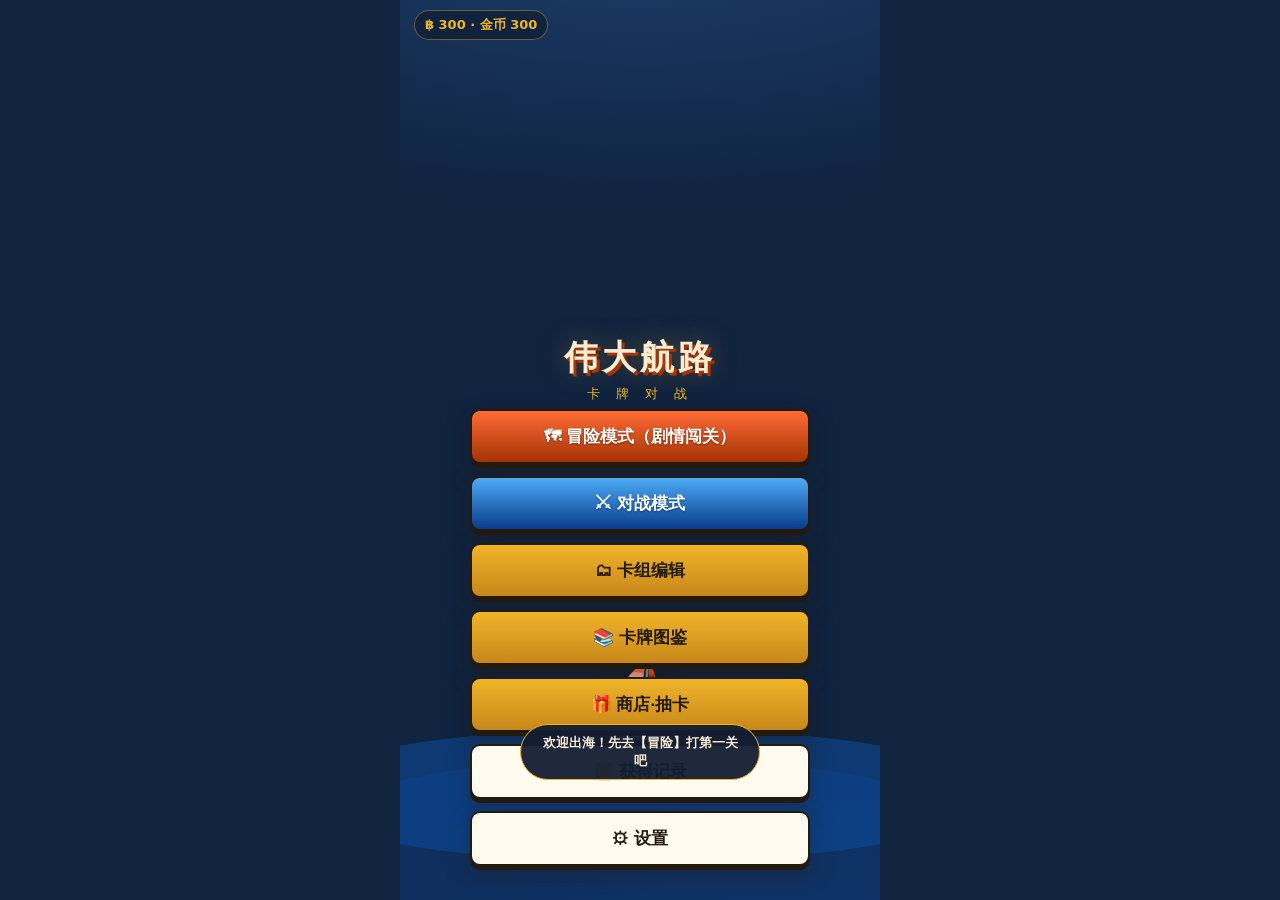
<file: index.html>
<!DOCTYPE html>
<html lang="zh-CN">
<head>
<meta charset="UTF-8">
<meta name="viewport" content="width=device-width, initial-scale=1.0, viewport-fit=cover, user-scalable=no">
<meta name="apple-mobile-web-app-capable" content="yes">
<meta name="apple-mobile-web-app-status-bar-style" content="black-translucent">
<meta name="theme-color" content="#10233f">
<title>海贼王·伟大航路卡牌对战</title>
<link rel="stylesheet" href="css/style.css">
</head>
<body>
<div id="app">

  <!-- ========== 主菜单 ========== -->
  <section class="screen active" id="screen-home">
    <div class="home-sky">
      <div class="home-wave w2"></div>
      <div class="home-wave w1"></div>
      <div class="home-ship">⛵</div>
    </div>
    <div class="home-gold" id="home-gold">฿ 0 · 金币 0</div>
    <div class="home-title">
      <div class="zh">伟大航路</div>
      <div class="sub">卡 牌 对 战</div>
    </div>
    <div class="home-menu">
      <button class="btn red" id="btn-resume" style="display:none">⏵ 继续中断的战斗</button>
      <button class="btn red" id="nav-adventure">🗺 冒险模式（剧情闯关）</button>
      <button class="btn blue" id="nav-versus">⚔ 对战模式</button>
      <button class="btn" id="nav-deck">🗂 卡组编辑</button>
      <button class="btn" id="nav-collection">📚 卡牌图鉴</button>
      <button class="btn" id="nav-shop">🎁 商店·抽卡</button>
      <button class="btn ghost" id="nav-ledger">📒 获得记录</button>
      <button class="btn ghost" id="nav-settings">⚙ 设置</button>
    </div>
  </section>

  <!-- ========== 冝险模式章节 ========== -->
  <section class="screen" id="screen-adventure">
    <div class="topbar"><button class="back back-home">‹</button><h1>冒险模式 · 剧情闯关</h1><span style="width:30px"></span></div>
    <div class="scroller" id="chapter-list"></div>
  </section>

  <!-- ========== 对战模式 ========== -->
  <section class="screen" id="screen-versus">
    <div class="topbar"><button class="back back-home">‹</button><h1>对战模式</h1><span style="width:30px"></span></div>
    <div class="scroller" style="display:flex;flex-direction:column;justify-content:center;gap:14px;padding:24px">
      <div class="gacha-panel" style="text-align:center">
        <h3>⚔ 挑战 AI 对手</h3>
        <p style="font-size:12.5px;color:#6b5233;margin:8px 0 12px">用自己的卡组对战 AI，验证强度、赢取金币。难度越高奖励越多。</p>
        <div style="display:flex;flex-direction:column;gap:10px">
          <button class="btn blue" id="vs-easy">🌊 简单（敌方 HP70 · 强度 80%）</button>
          <button class="btn red" id="vs-normal">🔥 普通（敌方 HP100 · 强度 100%）</button>
          <button class="btn" id="vs-hard">🌋 困难（敌方 HP130 · 强度 120%）</button>
        </div>
      </div>
    </div>
  </section>

  <!-- ========== 战斗 ========== -->
  <section class="screen" id="screen-battle">
    <div class="b-top">
      <button class="back" id="btn-flee" style="color:#ff8787">‹</button>
      <div class="stage-name" id="b-stage-name">战斗</div>
      <div class="wave-tag" id="b-wave-tag"></div>
       </div>
    <div class="hp-bar-wrap">
      <div class="hp-bar enemy" id="hp-e"><div class="hp-label"><span>敌方</span><span></span></div><div class="hp-track"><div class="hp-fill"></div></div></div>
      <div class="hp-bar" id="hp-p"><div class="hp-label"><span>我方</span><span></span></div><div class="hp-track"><div class="hp-fill"></div></div></div>
    </div>
    <div class="battle-field">
      <div class="field-label">敌方场上</div>
      <div class="unit-grid" id="field-e"></div>
      <div class="field-label" style="margin-top:10px">我方场上</div>
      <div class="unit-grid" id="field-p"></div>
    </div>
    <div class="b-log" id="b-log"></div>
    <div class="hand-wrap">
      <div class="hand-scroll" id="hand"></div>
    </div>
    <div class="b-bottom">
      <div class="energy-orbs" id="energy"></div>
      <button class="btn red turn-btn" id="turn-btn">结束回合 ▶</button>
    </div>
  </section>

  <!-- ========== 卡组编辑 ========== -->
  <section class="screen" id="screen-deck">
    <div class="topbar"><button class="back back-home">‹</button><h1>卡组编辑</h1><span style="width:30px"></span></div>
    <div class="scroller">
      <div class="deck-stats" id="deck-stats"></div>
      <div class="deck-list" id="deck-list"></div>
      <div class="field-label" style="color:#cfe3ff;margin:14px 0 6px">点击加入卡组（同名卡最多 3 张，上限 15 张）</div>
      <div class="deck-add-grid" id="deck-add"></div>
    </div>
  </section>

  <!-- ========== 图鉴 ========== -->
  <section class="screen" id="screen-collection">
    <div class="topbar"><button class="back back-home">‹</button><h1 id="col-count">卡牌图鉴</h1><span style="width:30px"></span></div>
    <div class="filter-bar" id="col-filter"></div>
    <div class="scroller" style="padding:0"><div class="collection-grid" id="col-grid"></div></div>
  </section>

  <!-- ========== 商店 ========== -->
  <section class="screen" id="screen-shop">
    <div class="topbar"><button class="back back-home">‹</button><h1>商店·抽卡</h1><span style="width:30px"></span></div>
    <div class="scroller">
      <div style="color:var(--gold);font-weight:800;font-size:14px;margin-bottom:10px" id="shop-gold"></div>
      <div class="gacha-panel">
        <h3>🎁 普通召唤</h3>
        <div class="rates">N 50% · R 32% · SR 14% · SSR 3.5% · SSS 0.5%<br>40 次未出 SSR 以上必出 SSR（保底）</div>
        <button class="btn blue" id="gacha-basic">召唤 ×1（200 金币）</button>
      </div>
      <div class="gacha-panel">
        <h3>💎 高级召唤</h3>
        <div class="rates">N 28% · R 36% · SR 24% · SSR 10% · SSS 2%<br>40 次未出 SSR 以上必出 SSR（保底）</div>
        <button class="btn red" id="gacha-premium">召唤 ×1（520 金币）</button>
      </div>
      <p style="font-size:11px;color:#9db8dd;line-height:1.7">SSS 卡主要获取途径：冒险模式满血/满积分通关。抽卡不出 luffy_gear5（终局奖励卡）。</p>
    </div>
  </section>

  <!-- ========== 台账 ========== -->
  <section class="screen" id="screen-ledger">
    <div class="topbar"><button class="back back-home">‹</button><h1>获得记录（台账）</h1><span style="width:30px"></span></div>
    <div class="scroller" id="ledger-list"></div>
  </section>

  <!-- ========== 设置 ========== -->
  <section class="screen" id="screen-settings">
    <div class="topbar"><button class="back back-home">‹</button><h1>设置</h1><span style="width:30px"></span></div>
    <div class="scroller">
      <div class="gacha-panel">
        <h3>💾 存档备份</h3>
        <p style="font-size:12px;color:#6b5233;margin:6px 0 10px">导出存档代码保存到备忘录/微信文件传输助手，换手机或清缓存后可导入恢复。</p>
        <div style="display:flex;gap:10px;flex-wrap:wrap">
          <button class="btn blue small" id="btn-export">导出存档</button>
          <button class="btn small" id="btn-import">导入存档</button>
          <button class="btn red small" id="btn-reset">重置进度</button>
        </div>
        <textarea class="io-area" id="io-area" placeholder="存档代码会出现在这里；导入时粘贴到这里"></textarea>
      </div>
      <div class="about-box">
        <p><b>关于本作</b></p>
        <p>海贼王主题同人卡牌对战游戏（非商业学习项目）。玩法参考经典卡牌对战：召唤伙伴、装备武器、发动技能、按剧情章节闯关。全部数据保存在手机本地浏览器。</p>
        <p style="margin-top:8px"><b>数据说明</b></p>
        <p>进度/收藏保存在 localStorage；战斗中断自动保存，刷新后可恢复；主存档每次写入前自动备份，损坏自动回滚。</p>
      </div>
    </div>
  </section>

  <!-- 通用弹层 -->
  <div class="modal-mask" id="modal"></div>
  <div id="toast"></div>
</div>
<script src="js/data/cards.js"></script>
    <script src="js/data/artmap.js"></script>
<script src="js/data/chapters.js"></script>
<script src="js/engine/engine.js"></script>
<script src="js/engine/ai.js"></script>
<script src="js/save.js"></script>
<script src="js/assets.js"></script>
<script src="js/ui.js"></script>
</body>
</html>
</file>
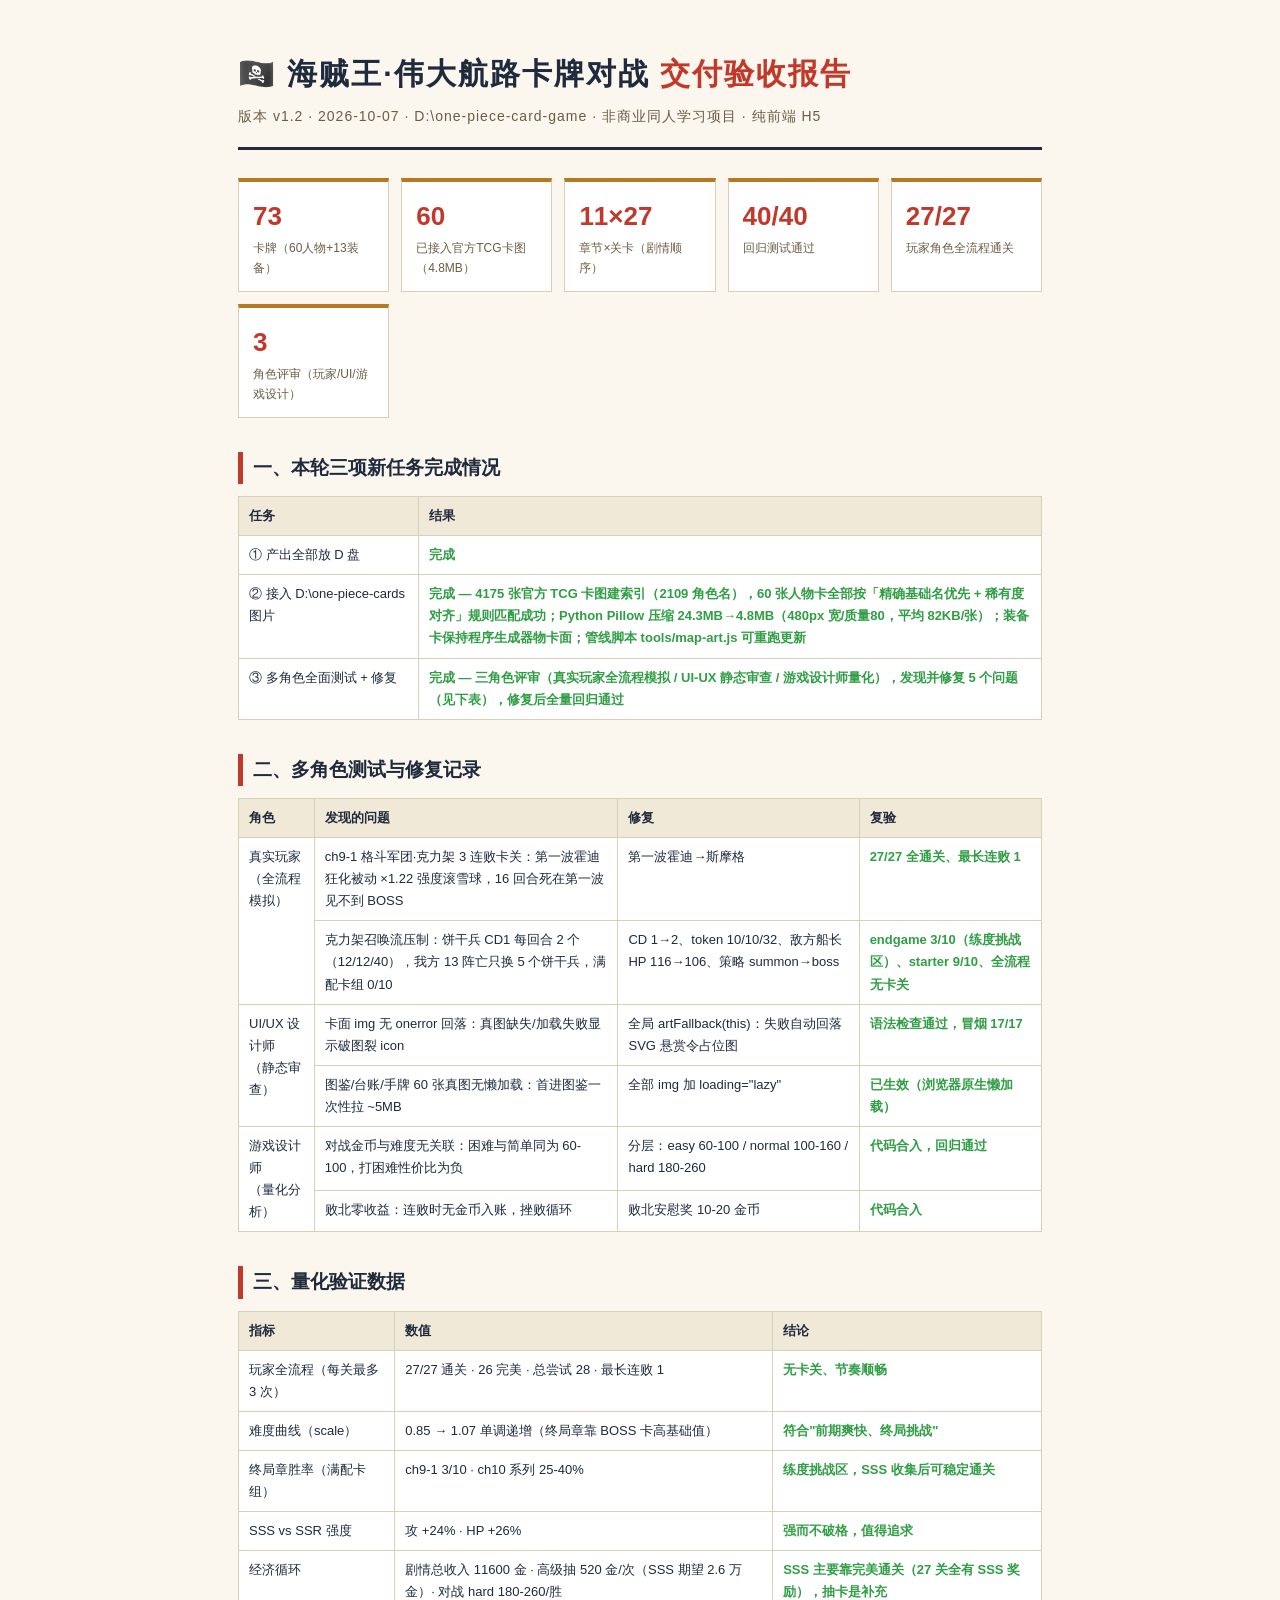
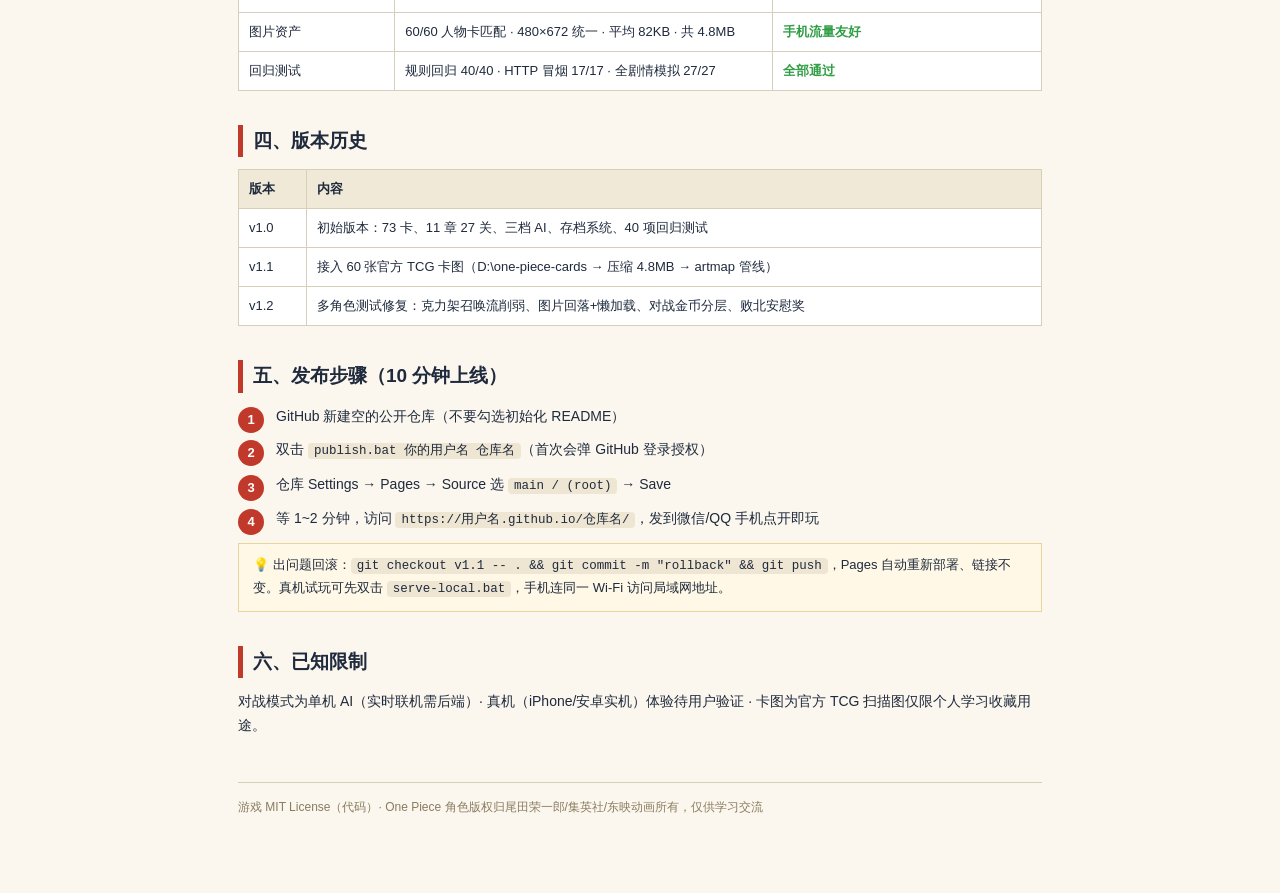
<file: DELIVERY-REPORT.html>
<!DOCTYPE html>
<html lang="zh-CN">
<head>
<meta charset="UTF-8">
<meta name="viewport" content="width=device-width, initial-scale=1.0">
<title>海贼王卡牌对战 · 交付验收报告 v1.2</title>
<style>
  :root { --ink:#1f2a3d; --paper:#fbf7ee; --line:#d8cfba; --red:#c0392b; --gold:#b7791f; --ok:#2f9e44; }
  * { margin:0; padding:0; box-sizing:border-box; }
  body { font-family:'Noto Sans SC','PingFang SC','Microsoft YaHei',sans-serif; background:var(--paper); color:var(--ink); line-height:1.7; }
  .page { max-width:860px; margin:0 auto; padding:48px 28px 80px; }
  header { border-bottom:3px solid var(--ink); padding-bottom:18px; margin-bottom:28px; }
  header h1 { font-size:30px; letter-spacing:2px; }
  header h1 span { color:var(--red); }
  header .sub { color:#6b5d45; font-size:14px; margin-top:6px; letter-spacing:1px; }
  h2 { font-size:19px; margin:34px 0 12px; padding-left:10px; border-left:5px solid var(--red); }
  p { margin:8px 0; font-size:14px; }
  table { width:100%; border-collapse:collapse; margin:12px 0; font-size:13px; background:#fff; }
  th, td { border:1px solid var(--line); padding:8px 10px; text-align:left; vertical-align:top; }
  th { background:#f0e9d8; font-weight:700; }
  code { background:#eee6d2; padding:1px 6px; border-radius:4px; font-size:12.5px; font-family:Consolas,monospace; }
  .ok { color:var(--ok); font-weight:700; }
  .gap { color:var(--red); font-weight:700; }
  .metrics { display:grid; grid-template-columns:repeat(auto-fit,minmax(150px,1fr)); gap:12px; margin:16px 0; }
  .metric { background:#fff; border:1.5px solid var(--line); border-top:4px solid var(--gold); padding:12px 14px; }
  .metric .v { font-size:26px; font-weight:900; color:var(--red); }
  .metric .k { font-size:12px; color:#6b5d45; }
  .note { background:#fff8e6; border:1px solid #e8d59a; padding:10px 14px; font-size:13px; margin:12px 0; }
  .steps { counter-reset:s; }
  .steps li { list-style:none; margin:10px 0; padding-left:38px; position:relative; font-size:14px; }
  .steps li::before { counter-increment:s; content:counter(s); position:absolute; left:0; top:2px; width:26px; height:26px; border-radius:50%; background:var(--red); color:#fff; font-weight:800; display:flex; align-items:center; justify-content:center; font-size:13px; }
  footer { margin-top:44px; padding-top:14px; border-top:1px solid var(--line); font-size:12px; color:#8a7c60; }
</style>
</head>
<body>
<div class="page">
  <header>
    <h1>🏴‍☠️ 海贼王·伟大航路卡牌对战 <span>交付验收报告</span></h1>
    <div class="sub">版本 v1.2 · 2026-10-07 · D:\one-piece-card-game · 非商业同人学习项目 · 纯前端 H5</div>
  </header>

  <div class="metrics">
    <div class="metric"><div class="v">73</div><div class="k">卡牌（60人物+13装备）</div></div>
    <div class="metric"><div class="v">60</div><div class="k">已接入官方TCG卡图（4.8MB）</div></div>
    <div class="metric"><div class="v">11×27</div><div class="k">章节×关卡（剧情顺序）</div></div>
    <div class="metric"><div class="v">40/40</div><div class="k">回归测试通过</div></div>
    <div class="metric"><div class="v">27/27</div><div class="k">玩家角色全流程通关</div></div>
    <div class="metric"><div class="v">3</div><div class="k">角色评审（玩家/UI/游戏设计）</div></div>
  </div>

  <h2>一、本轮三项新任务完成情况</h2>
  <table>
    <tr><th style="width:180px">任务</th><th>结果</th></tr>
    <tr><td>① 产出全部放 D 盘</td><td class="ok">完成</td></tr>
    <tr><td>② 接入 D:\one-piece-cards 图片</td><td class="ok">完成 — 4175 张官方 TCG 卡图建索引（2109 角色名），60 张人物卡全部按「精确基础名优先 + 稀有度对齐」规则匹配成功；Python Pillow 压缩 24.3MB→4.8MB（480px 宽/质量80，平均 82KB/张）；装备卡保持程序生成器物卡面；管线脚本 tools/map-art.js 可重跑更新</td></tr>
    <tr><td>③ 多角色全面测试 + 修复</td><td class="ok">完成 — 三角色评审（真实玩家全流程模拟 / UI-UX 静态审查 / 游戏设计师量化），发现并修复 5 个问题（见下表），修复后全量回归通过</td></tr>
  </table>

  <h2>二、多角色测试与修复记录</h2>
  <table>
    <tr><th>角色</th><th>发现的问题</th><th>修复</th><th>复验</th></tr>
    <tr><td rowspan="2">真实玩家<br>（全流程模拟）</td><td>ch9-1 格斗军团·克力架 3 连败卡关：第一波霍迪狂化被动 ×1.22 强度滚雪球，16 回合死在第一波见不到 BOSS</td><td>第一波霍迪→斯摩格</td><td class="ok">27/27 全通关、最长连败 1</td></tr>
    <tr><td>克力架召唤流压制：饼干兵 CD1 每回合 2 个（12/12/40），我方 13 阵亡只换 5 个饼干兵，满配卡组 0/10</td><td>CD 1→2、token 10/10/32、敌方船长 HP 116→106、策略 summon→boss</td><td class="ok">endgame 3/10（练度挑战区）、starter 9/10、全流程无卡关</td></tr>
    <tr><td rowspan="2">UI/UX 设计师<br>（静态审查）</td><td>卡面 img 无 onerror 回落：真图缺失/加载失败显示破图裂 icon</td><td>全局 artFallback(this)：失败自动回落 SVG 悬赏令占位图</td><td class="ok">语法检查通过，冒烟 17/17</td></tr>
    <tr><td>图鉴/台账/手牌 60 张真图无懒加载：首进图鉴一次性拉 ~5MB</td><td>全部 img 加 loading="lazy"</td><td class="ok">已生效（浏览器原生懒加载）</td></tr>
    <tr><td rowspan="2">游戏设计师<br>（量化分析）</td><td>对战金币与难度无关联：困难与简单同为 60-100，打困难性价比为负</td><td>分层：easy 60-100 / normal 100-160 / hard 180-260</td><td class="ok">代码合入，回归通过</td></tr>
    <tr><td>败北零收益：连败时无金币入账，挫败循环</td><td>败北安慰奖 10-20 金币</td><td class="ok">代码合入</td></tr>
  </table>

  <h2>三、量化验证数据</h2>
  <table>
    <tr><th>指标</th><th>数值</th><th>结论</th></tr>
    <tr><td>玩家全流程（每关最多 3 次）</td><td>27/27 通关 · 26 完美 · 总尝试 28 · 最长连败 1</td><td class="ok">无卡关、节奏顺畅</td></tr>
    <tr><td>难度曲线（scale）</td><td>0.85 → 1.07 单调递增（终局章靠 BOSS 卡高基础值）</td><td class="ok">符合"前期爽快、终局挑战"</td></tr>
    <tr><td>终局章胜率（满配卡组）</td><td>ch9-1 3/10 · ch10 系列 25-40%</td><td class="ok">练度挑战区，SSS 收集后可稳定通关</td></tr>
    <tr><td>SSS vs SSR 强度</td><td>攻 +24% · HP +26%</td><td class="ok">强而不破格，值得追求</td></tr>
    <tr><td>经济循环</td><td>剧情总收入 11600 金 · 高级抽 520 金/次（SSS 期望 2.6 万金）· 对战 hard 180-260/胜</td><td class="ok">SSS 主要靠完美通关（27 关全有 SSS 奖励），抽卡是补充</td></tr>
    <tr><td>图片资产</td><td>60/60 人物卡匹配 · 480×672 统一 · 平均 82KB · 共 4.8MB</td><td class="ok">手机流量友好</td></tr>
    <tr><td>回归测试</td><td>规则回归 40/40 · HTTP 冒烟 17/17 · 全剧情模拟 27/27</td><td class="ok">全部通过</td></tr>
  </table>

  <h2>四、版本历史</h2>
  <table>
    <tr><th>版本</th><th>内容</th></tr>
    <tr><td>v1.0</td><td>初始版本：73 卡、11 章 27 关、三档 AI、存档系统、40 项回归测试</td></tr>
    <tr><td>v1.1</td><td>接入 60 张官方 TCG 卡图（D:\one-piece-cards → 压缩 4.8MB → artmap 管线）</td></tr>
    <tr><td>v1.2</td><td>多角色测试修复：克力架召唤流削弱、图片回落+懒加载、对战金币分层、败北安慰奖</td></tr>
  </table>

  <h2>五、发布步骤（10 分钟上线）</h2>
  <ol class="steps">
    <li>GitHub 新建空的公开仓库（不要勾选初始化 README）</li>
    <li>双击 <code>publish.bat 你的用户名 仓库名</code>（首次会弹 GitHub 登录授权）</li>
    <li>仓库 Settings → Pages → Source 选 <code>main / (root)</code> → Save</li>
    <li>等 1~2 分钟，访问 <code>https://用户名.github.io/仓库名/</code>，发到微信/QQ 手机点开即玩</li>
  </ol>
  <div class="note">💡 出问题回滚：<code>git checkout v1.1 -- . && git commit -m "rollback" && git push</code>，Pages 自动重新部署、链接不变。真机试玩可先双击 <code>serve-local.bat</code>，手机连同一 Wi-Fi 访问局域网地址。</div>

  <h2>六、已知限制</h2>
  <p>对战模式为单机 AI（实时联机需后端）· 真机（iPhone/安卓实机）体验待用户验证 · 卡图为官方 TCG 扫描图仅限个人学习收藏用途。</p>

  <footer>
    游戏 MIT License（代码）· One Piece 角色版权归尾田荣一郎/集英社/东映动画所有，仅供学习交流
  </footer>
</div>
</body>
</html>
</file>
<file: css/style.css>
/* =========================================================
 * 海贼王：伟大航路卡牌对战 — 主样式（漫画冒险风 / Resn 情感化游戏 UI）
 * 移动优先：竖屏 390~430px 设计基准，桌面居中 480px 容器
 * ========================================================= */

:root {
  --ink: #231a10;
  --paper: #f7ecd2;
  --paper-2: #efdfba;
  --red: #d9480f;
  --red-deep: #a53406;
  --gold: #f0b429;
  --gold-deep: #c8871a;
  --sea: #0b58ca;
  --sea-deep: #083d8c;
  --cream: #fffbef;
  --shadow: 0 10px 24px rgba(35, 26, 16, .35);
  --card-w: 92px;
  --radius: 12px;
}

* { margin: 0; padding: 0; box-sizing: border-box; -webkit-tap-highlight-color: transparent; }
html, body { height: 100%; }
body {
  font-family: 'Noto Sans SC', 'PingFang SC', 'Microsoft YaHei', system-ui, sans-serif;
  background: #10233f;
  color: var(--ink);
  overflow: hidden;
  user-select: none;
  -webkit-user-select: none;
  touch-action: manipulation;
}

#app {
  max-width: 480px; height: 100dvh; margin: 0 auto; position: relative;
  display: flex; flex-direction: column;
  background:
    radial-gradient(1200px 500px at 50% -10%, #1d3f6e 0%, transparent 60%),
    radial-gradient(900px 420px at 85% 110%, #14305a 0%, transparent 55%),
    #10233f;
  overflow: hidden;
}

/* ---------- 通用 ---------- */
.screen { display: none; flex-direction: column; height: 100%; overflow: hidden; }
.screen.active { display: flex; animation: screenIn .28s ease; }
@keyframes screenIn { from { opacity: 0; transform: translateY(10px); } to { opacity: 1; transform: none; } }

.btn {
  display: inline-flex; align-items: center; justify-content: center; gap: 6px;
  border: 2px solid var(--ink); border-radius: 10px;
  background: linear-gradient(180deg, var(--gold), var(--gold-deep));
  color: var(--ink); font-weight: 800; font-size: 15px;
  padding: 10px 18px; cursor: pointer;
  box-shadow: 0 4px 0 var(--ink), var(--shadow);
  transition: transform .08s ease, box-shadow .08s ease;
}
.btn:active { transform: translateY(3px); box-shadow: 0 1px 0 var(--ink); }
.btn:disabled { filter: grayscale(.7); opacity: .55; box-shadow: 0 4px 0 var(--ink); }
.btn.red { background: linear-gradient(180deg, #ff6b35, var(--red-deep)); color: #fff; text-shadow: 0 1px 2px rgba(0,0,0,.4); }
.btn.blue { background: linear-gradient(180deg, #4dabf7, var(--sea-deep)); color: #fff; text-shadow: 0 1px 2px rgba(0,0,0,.4); }
.btn.ghost { background: var(--cream); }
.btn.small { padding: 6px 12px; font-size: 13px; }

.topbar {
  display: flex; align-items: center; gap: 10px; padding: 10px 14px;
  background: linear-gradient(180deg, rgba(20,42,74,.95), rgba(16,35,63,.9));
  border-bottom: 3px solid var(--gold); color: var(--paper); z-index: 5;
  padding-top: env(safe-area-inset-top);
}
.topbar h1 { font-size: 17px; flex: 1; text-align: center; letter-spacing: 1px; }
.topbar .back { font-size: 20px; padding: 4px 10px; border: none; background: none; color: var(--gold); font-weight: 900; }

.scroller { flex: 1; overflow-y: auto; -webkit-overflow-scrolling: touch; padding: 14px; padding-bottom: calc(20px + env(safe-area-inset-bottom)); }

/* ---------- 主菜单 ---------- */
#screen-home { justify-content: flex-end; align-items: center; position: relative; }
.home-sky { position: absolute; inset: 0; overflow: hidden; pointer-events: none; }
.home-wave { position: absolute; left: -20%; width: 140%; height: 130px; background: #0e4b9e; opacity: .55; border-radius: 45%; animation: waveSway 7s ease-in-out infinite alternate; }
.home-wave.w2 { height: 170px; background: #0b3f8a; opacity: .4; animation-duration: 9s; bottom: -30px; }
.home-wave.w1 { bottom: 40px; }
@keyframes waveSway { from { transform: translateX(-24px) rotate(-1.2deg); } to { transform: translateX(24px) rotate(1.2deg); } }
.home-ship { position: absolute; bottom: 158px; left: 50%; transform: translateX(-50%); font-size: 74px; filter: drop-shadow(0 8px 12px rgba(0,0,0,.5)); animation: shipBob 4.5s ease-in-out infinite; }
@keyframes shipBob { 0%,100% { transform: translateX(-50%) translateY(0) rotate(-2deg); } 50% { transform: translateX(-50%) translateY(-12px) rotate(2.5deg); } }
.home-title { position: relative; text-align: center; margin-bottom: 6px; }
.home-title .zh { font-size: 34px; font-weight: 900; color: var(--paper); letter-spacing: 4px; text-shadow: 3px 3px 0 var(--red-deep), 0 0 28px rgba(240,180,41,.35); }
.home-title .sub { color: var(--gold); font-size: 13px; letter-spacing: 6px; margin-top: 4px; }
.home-menu { position: relative; width: 100%; max-width: 340px; display: flex; flex-direction: column; gap: 12px; padding: 0 0 34px; }
.home-menu .btn { font-size: 17px; padding: 14px; }
.home-foot { position: absolute; top: 10px; right: 12px; display: flex; gap: 8px; }
.home-gold { position: absolute; top: calc(10px + env(safe-area-inset-top)); left: 14px; color: var(--gold); font-weight: 800; font-size: 13px; background: rgba(0,0,0,.3); padding: 5px 10px; border-radius: 99px; border: 1px solid rgba(240,180,41,.4); }

/* ---------- 章节选择 ---------- */
.chapter-card {
  position: relative; border: 3px solid var(--ink); border-radius: var(--radius);
  background: linear-gradient(165deg, var(--paper), var(--paper-2));
  padding: 14px; margin-bottom: 14px; box-shadow: var(--shadow);
  overflow: hidden;
}
.chapter-card.locked { filter: grayscale(.85) brightness(.8); }
.chapter-card .ch-name { font-size: 18px; font-weight: 900; display: flex; align-items: center; gap: 8px; }
.chapter-card .ch-name .no { background: var(--red); color: #fff; border-radius: 8px; padding: 2px 8px; font-size: 13px; border: 2px solid var(--ink); }
.chapter-card .ch-sub { color: #6b5233; font-size: 12px; margin-top: 2px; letter-spacing: 1px; }
.chapter-card .ch-story { font-size: 12.5px; color: #4a3a24; margin-top: 8px; line-height: 1.6; }
.stage-row { display: flex; align-items: center; gap: 10px; margin-top: 10px; padding: 9px 10px; border: 2px solid rgba(35,26,16,.25); border-radius: 10px; background: rgba(255,251,239,.6); }
.stage-row.locked { opacity: .55; }
.stage-row .st-name { flex: 1; font-weight: 700; font-size: 14px; }
.stage-row .st-info { font-size: 11px; color: #6b5233; }
.stage-row .stars { color: var(--gold-deep); font-size: 13px; letter-spacing: 2px; }
.stage-row .go { padding: 6px 14px; }

/* ---------- 战斗界面 ---------- */
#screen-battle { background: #0d2038; }
.b-top { display: flex; align-items: center; gap: 8px; padding: 8px 12px; padding-top: calc(8px + env(safe-area-inset-top)); background: rgba(8,18,34,.85); border-bottom: 2px solid rgba(240,180,41,.35); color: var(--paper); }
.b-top .stage-name { flex: 1; font-size: 14px; font-weight: 800; }
.b-top .wave-tag { font-size: 11px; color: var(--gold); }
.hp-bar-wrap { display: flex; gap: 10px; padding: 8px 12px 4px; }
.hp-bar { flex: 1; }
.hp-bar .hp-label { display: flex; justify-content: space-between; font-size: 11px; color: #cfe3ff; margin-bottom: 2px; }
.hp-bar .hp-track { height: 14px; border-radius: 8px; background: rgba(0,0,0,.5); border: 2px solid rgba(255,255,255,.2); overflow: hidden; }
.hp-bar .hp-fill { height: 100%; border-radius: 6px; transition: width .4s ease; background: linear-gradient(90deg, #37b24d, #94d82d); }
.hp-bar.enemy .hp-fill { background: linear-gradient(90deg, #e8590c, #ffd43b); }
.hp-bar.critical .hp-fill { background: linear-gradient(90deg, #d9480f, #ff922b); animation: hpCrit 0.8s infinite alternate; }
@keyframes hpCrit { to { filter: brightness(1.5); } }

.battle-field { flex: 1; position: relative; overflow-y: auto; padding: 10px 12px; }
.field-label { font-size: 10px; letter-spacing: 2px; color: #7fa7d9; margin: 4px 0 4px; }
.unit-grid { display: flex; gap: 8px; flex-wrap: wrap; min-height: 116px; }
.unit {
  width: var(--card-w); border-radius: 10px; border: 2px solid #1f2f4d;
  background: linear-gradient(180deg, #22395f, #16263f);
  padding: 4px 4px 6px; position: relative; cursor: pointer;
  transition: transform .12s ease, border-color .12s, box-shadow .12s;
}
.unit.mine { border-color: #2f9e44; }
.unit.enemy { border-color: #a51111; }
.unit.selectable { box-shadow: 0 0 0 3px rgba(240,180,41,.55); }
.unit.selected { transform: translateY(-6px) scale(1.04); border-color: var(--gold); box-shadow: 0 0 14px rgba(240,180,41,.7); }
.unit.target-pick { animation: targetPulse 0.9s infinite; border-color: #ff6b6b; }
@keyframes targetPulse { 50% { box-shadow: 0 0 0 4px rgba(255,107,107,.4); } }
.unit .u-art { width: 100%; height: 74px; border-radius: 6px; object-fit: cover; border: 1px solid rgba(0,0,0,.4); background: #d9c08c; }
.unit .u-name { font-size: 10.5px; font-weight: 700; color: var(--paper); white-space: nowrap; overflow: hidden; text-overflow: ellipsis; margin-top: 3px; }
.unit .u-stats { display: flex; justify-content: space-between; font-size: 10px; color: #cfe3ff; margin-top: 1px; }
.unit .u-stats .atk { color: #ffd43b; font-weight: 800; }
.unit .u-hpbar { height: 5px; border-radius: 3px; background: rgba(0,0,0,.6); margin-top: 3px; overflow: hidden; }
.unit .u-hpfill { height: 100%; background: #51cf66; border-radius: 3px; }
.unit .u-shield { position: absolute; top: 4px; right: 4px; font-size: 10px; background: rgba(77,171,247,.85); border-radius: 6px; padding: 0 4px; color: #fff; font-weight: 800; }
.unit .u-badges { position: absolute; top: 4px; left: 4px; display: flex; gap: 2px; }
.u-badge { font-size: 9px; padding: 1px 3px; border-radius: 4px; background: rgba(0,0,0,.55); color: #ffd43b; }
.unit.actable { outline: 2px dashed rgba(145,222,101,.7); outline-offset: 1px; }
.unit .u-skill { font-size: 9px; color: #a9c8ef; margin-top: 1px; white-space: nowrap; overflow: hidden; text-overflow: ellipsis; }
.unit .u-skill.ready { color: #ffe066; font-weight: 800; }
.unit .u-eq { font-size: 8.5px; color: #8fb7e8; }

/* ---------- 手牌 ---------- */
.hand-wrap { padding: 6px 8px 4px; background: rgba(8,18,34,.9); border-top: 2px solid rgba(240,180,41,.3); }
.hand-scroll { display: flex; gap: 8px; overflow-x: auto; padding: 4px 2px 8px; }
.hcard { min-width: 88px; width: 88px; border-radius: 10px; border: 2px solid #34507e; background: linear-gradient(180deg, #24406b, #182c4c); padding: 4px; cursor: pointer; position: relative; transition: transform .12s; }
.hcard.playable { border-color: var(--gold); box-shadow: 0 0 10px rgba(240,180,41,.45); }
.hcard.selected { transform: translateY(-10px); border-color: #fff; }
.hcard .h-art { width: 100%; height: 64px; border-radius: 6px; object-fit: cover; border: 1px solid rgba(0,0,0,.4); background: #d9c08c; }
.hcard .h-name { font-size: 10px; font-weight: 700; color: var(--paper); white-space: nowrap; overflow: hidden; text-overflow: ellipsis; margin-top: 2px; }
.hcard .h-cost { position: absolute; top: -6px; left: -6px; width: 22px; height: 22px; border-radius: 50%; background: linear-gradient(180deg, #4dabf7, #1c7ed6); border: 2px solid #fff; color: #fff; font-weight: 900; font-size: 12px; display: flex; align-items: center; justify-content: center; }
.hcard .h-info { font-size: 9.5px; color: #a9c8ef; margin-top: 1px; }
.hcard .h-rar { position: absolute; top: 2px; right: 2px; font-size: 9px; font-weight: 900; padding: 1px 4px; border-radius: 5px; color: #fff; }

.b-bottom { display: flex; align-items: center; gap: 10px; padding: 4px 12px calc(8px + env(safe-area-inset-bottom)); background: rgba(8,18,34,.9); }
.energy-orbs { display: flex; gap: 4px; }
.orb { width: 13px; height: 13px; border-radius: 50%; background: #16304f; border: 2px solid #3a5c8f; }
.orb.on { background: radial-gradient(circle at 35% 30%, #ffe066, #f59f00); border-color: #ffe066; box-shadow: 0 0 6px rgba(255,224,102,.8); }
.b-bottom .turn-btn { flex: 1; }
.b-log { max-height: 110px; overflow-y: auto; font-size: 11px; line-height: 1.5; color: #9db8dd; padding: 6px 14px; background: rgba(5,12,24,.75); border-top: 1px solid rgba(120,160,220,.15); }
.b-log .t { color: #5f7ba6; margin-right: 4px; }

/* ---------- 弹层 ---------- */
.modal-mask { position: absolute; inset: 0; background: rgba(5,10,20,.72); z-index: 40; display: none; align-items: center; justify-content: center; padding: 20px; }
.modal-mask.show { display: flex; }
.modal { width: 100%; max-width: 400px; background: linear-gradient(165deg, var(--paper), var(--paper-2)); border: 3px solid var(--ink); border-radius: 14px; padding: 18px; box-shadow: var(--shadow); max-height: 82dvh; overflow-y: auto; }
.modal h3 { font-size: 17px; margin-bottom: 10px; display: flex; align-items: center; gap: 8px; }
.modal .m-body { font-size: 13.5px; line-height: 1.65; color: #3d2f1c; }
.modal .m-actions { display: flex; gap: 10px; margin-top: 14px; justify-content: flex-end; flex-wrap: wrap; }
.card-detail-art { width: 150px; display: block; margin: 0 auto 10px; border-radius: 10px; border: 3px solid var(--ink); }

/* ---------- 奖励弹窗 ---------- */
.reward-pop { text-align: center; }
.reward-pop .r-title { font-size: 21px; font-weight: 900; color: var(--red-deep); letter-spacing: 3px; }
.reward-pop .r-sub { font-size: 12px; color: #6b5233; margin: 4px 0 12px; }
.reward-cards { display: flex; gap: 10px; justify-content: center; flex-wrap: wrap; margin: 10px 0; }
.reward-cards .rc { width: 104px; border-radius: 10px; border: 2px solid var(--ink); background: var(--cream); padding: 5px; animation: cardPop .45s ease backwards; }
.reward-cards .rc img { width: 100%; border-radius: 6px; }
.reward-cards .rc .rn { font-size: 11px; font-weight: 800; margin-top: 3px; }
.reward-cards .rc .rr { font-size: 10px; font-weight: 900; }
@keyframes cardPop { from { transform: scale(.3) rotate(-8deg); opacity: 0; } }

/* ---------- 收藏/图鉴 ---------- */
.filter-bar { display: flex; gap: 6px; overflow-x: auto; padding: 10px 14px 4px; }
.f-chip { border: 2px solid var(--gold-deep); color: var(--paper); background: rgba(240,180,41,.12); border-radius: 99px; padding: 4px 12px; font-size: 12px; font-weight: 700; white-space: nowrap; cursor: pointer; }
.f-chip.on { background: var(--gold); color: var(--ink); }
.collection-grid { display: grid; grid-template-columns: repeat(3, 1fr); gap: 10px; padding: 10px 14px 30px; }
.col-card { border-radius: 10px; border: 2px solid #34507e; background: #16263f; padding: 5px; position: relative; cursor: pointer; }
.col-card.owned { border-color: var(--gold); }
.col-card.not-owned { filter: grayscale(1) brightness(.6); }
.col-card img { width: 100%; border-radius: 6px; display: block; }
.col-card .cn { font-size: 10.5px; font-weight: 700; color: var(--paper); white-space: nowrap; overflow: hidden; text-overflow: ellipsis; margin-top: 3px; }
.col-card .cc { position: absolute; top: 4px; right: 4px; background: rgba(0,0,0,.6); color: #ffe066; font-size: 10px; font-weight: 800; border-radius: 6px; padding: 1px 5px; }
.col-card .cr { font-size: 9px; font-weight: 900; text-align: center; margin-top: 1px; }

/* ---------- 卡组编辑 ---------- */
.deck-list { display: flex; flex-direction: column; gap: 8px; }
.deck-row { display: flex; align-items: center; gap: 10px; background: rgba(255,251,239,.08); border: 1.5px solid rgba(240,180,41,.3); border-radius: 10px; padding: 8px 10px; }
.deck-row img { width: 46px; border-radius: 6px; border: 2px solid var(--gold-deep); }
.deck-row .dn { flex: 1; font-size: 13px; font-weight: 700; color: var(--paper); }
.deck-row .di { font-size: 11px; color: #9db8dd; }
.deck-row .rm { color: #ff8787; font-size: 18px; padding: 2px 8px; }
.deck-stats { display: flex; gap: 12px; font-size: 12px; color: var(--paper); padding: 10px 2px; flex-wrap: wrap; }
.deck-add-grid { display: grid; grid-template-columns: repeat(4, 1fr); gap: 8px; margin-top: 10px; }

/* ---------- 商店/抽卡 ---------- */
.gacha-panel { border: 3px solid var(--ink); border-radius: 14px; background: linear-gradient(165deg, var(--paper), var(--paper-2)); padding: 16px; margin-bottom: 14px; box-shadow: var(--shadow); }
.gacha-panel h3 { font-size: 16px; }
.gacha-panel .rates { font-size: 11px; color: #6b5233; margin: 6px 0 10px; line-height: 1.6; }
.pity-note { font-size: 11px; color: var(--red-deep); font-weight: 700; }

/* ---------- 设置/关于 ---------- */
.about-box { font-size: 12.5px; color: #cfe3ff; line-height: 1.7; padding: 10px 4px; }
.io-area { width: 100%; min-height: 90px; border-radius: 8px; border: 2px solid #34507e; background: rgba(0,0,0,.35); color: #cfe3ff; font-size: 11px; padding: 8px; font-family: monospace; }

/* ---------- 恢复提示条 ---------- */
.resume-bar { position: absolute; top: calc(52px + env(safe-area-inset-top)); left: 50%; transform: translateX(-50%); z-index: 30; background: rgba(240,180,41,.95); border: 2px solid var(--ink); color: var(--ink); font-weight: 800; font-size: 12.5px; padding: 8px 14px; border-radius: 12px; box-shadow: var(--shadow); display: none; }
.resume-bar.show { display: block; animation: screenIn .3s ease; }

/* toast */
#toast { position: absolute; left: 50%; bottom: 120px; transform: translateX(-50%); background: rgba(20,30,50,.95); color: var(--paper); border: 1.5px solid var(--gold); padding: 9px 16px; border-radius: 99px; font-size: 13px; font-weight: 700; z-index: 60; opacity: 0; pointer-events: none; transition: opacity .25s; max-width: 86%; text-align: center; }
#toast.show { opacity: 1; }

/* iPhone 小屏适配 */
@media (max-width: 370px) {
  :root { --card-w: 84px; }
  .home-title .zh { font-size: 28px; }
  .collection-grid { grid-template-columns: repeat(3, 1fr); gap: 7px; }
}
/* 横屏时压缩高度 */
@media (max-height: 620px) {
  .unit-grid { min-height: 96px; }
  .unit .u-art { height: 58px; }
  .hcard .h-art { height: 52px; }
}

/* 尊重减弱动效 */
@media (prefers-reduced-motion: reduce) {
  *, *::before, *::after { animation-duration: .01ms !important; transition-duration: .01ms !important; }
}
</file>
